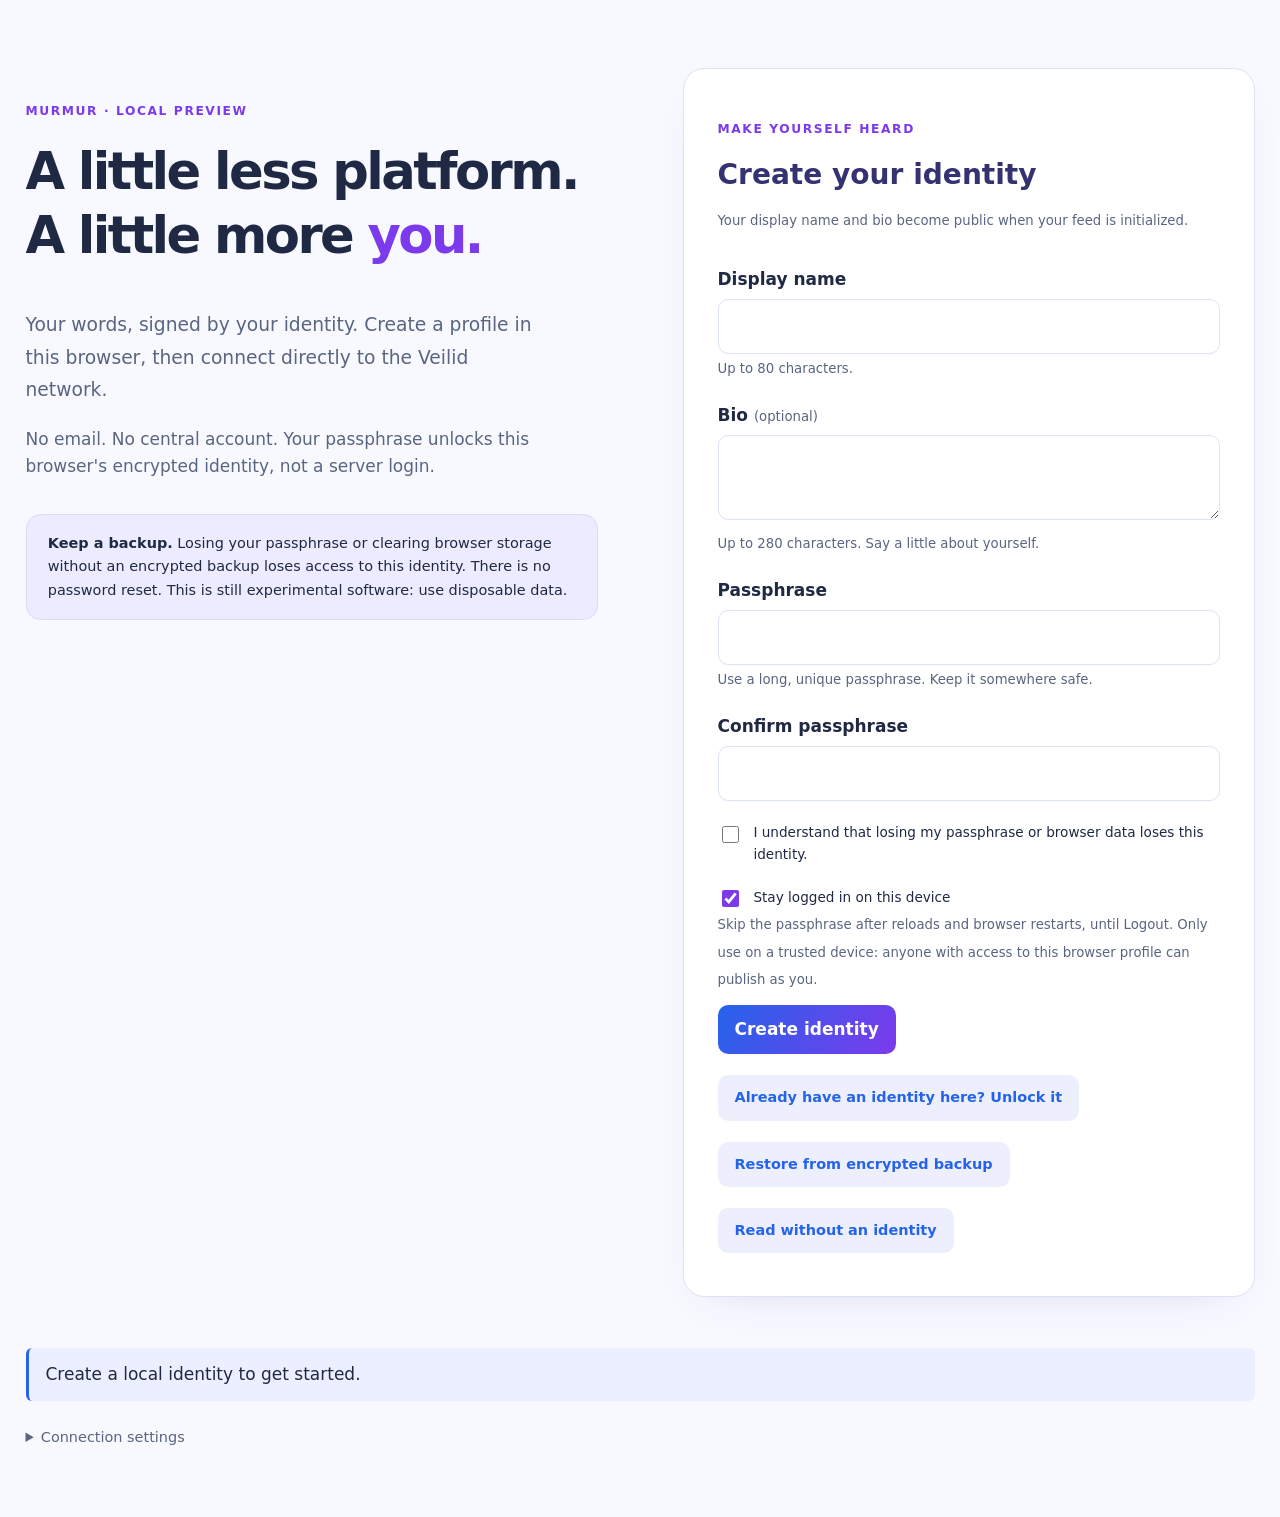
<file: browser/index.html>
<!doctype html>
<html lang="en">
<head>
<meta charset="utf-8">
<meta http-equiv="Content-Security-Policy" content="default-src 'self'; script-src 'self' 'wasm-unsafe-eval'; style-src 'self'; worker-src 'self'; connect-src 'self' ws: wss:; object-src 'none'; base-uri 'none'; form-action 'none'">
<meta name="viewport" content="width=device-width,initial-scale=1">
<title>Your identity · Murmur</title>
<link rel="icon" href="./favicon.svg" type="image/svg+xml">
<link rel="stylesheet" href="./style.css">
</head>
<body>
<a class="skip" href="#main-content">Skip to content</a>
<!-- site_header -->
<header id="app-header" hidden>
<a class="brand" href="../index.html">Murmur</a>
<nav aria-label="App links"><a href="../docs/index.html">Docs</a></nav>
</header>
<main id="main-content" class="app-shell">
<section id="auth" class="auth-layout">
<div class="auth-intro">
<p class="eyebrow">Murmur · local preview</p>
<h1>A little less platform.<br>A little more <span>you.</span></h1>
<p class="lede">Your words, signed by your identity. Create a profile in this browser, then connect directly to the Veilid network.</p>
<p>No email. No central account. Your passphrase unlocks this browser's encrypted identity, not a server login.</p>
<div class="app-warning"><strong>Keep a backup.</strong> Losing your passphrase or clearing browser storage without an encrypted backup loses access to this identity. There is no password reset. This is still experimental software: use disposable data.</div>
</div>
<div class="app-panel">
<p id="auth-error" role="alert" tabindex="-1"></p>
<div id="create-panel">
<p class="eyebrow">Make yourself heard</p>
<h2>Create your identity</h2>
<p class="preview-notice">Your display name and bio become public when your feed is initialized.</p>
<form id="create-form">
<fieldset id="create-fields" disabled>
<label for="author-name">Display name</label>
<input id="author-name" autocomplete="nickname" required aria-describedby="name-help">
<small id="name-help">Up to 80 characters.</small>
<label for="bio">Bio <span class="optional">(optional)</span></label>
<textarea id="bio" rows="2" aria-describedby="bio-help"></textarea>
<small id="bio-help">Up to 280 characters. Say a little about yourself.</small>
<label for="passphrase">Passphrase</label>
<input id="passphrase" type="password" autocomplete="new-password" required aria-describedby="passphrase-help">
<small id="passphrase-help">Use a long, unique passphrase. Keep it somewhere safe.</small>
<label for="confirm-passphrase">Confirm passphrase</label>
<input id="confirm-passphrase" type="password" autocomplete="new-password" required>
<label class="check-line"><input id="acknowledge" type="checkbox" required><span>I understand that losing my passphrase or browser data loses this identity.</span></label>
<div id="remember-choice">
<label class="check-line"><input id="remember-device" type="checkbox" checked aria-describedby="remember-help"><span>Stay logged in on this device</span></label>
<small id="remember-help">Skip the passphrase after reloads and browser restarts, until Logout. Only use on a trusted device: anyone with access to this browser profile can publish as you.</small>
</div>
<button id="start" type="submit" disabled>Create identity</button>
</fieldset>
</form>
<button id="show-unlock" class="quiet-button" disabled>Already have an identity here? Unlock it</button>
</div>
<div id="unlock-panel" hidden>
<p class="eyebrow">Welcome back</p>
<h2>Unlock your identity</h2>
<p>Your identity stays in this browser. <strong>Stay logged in on this device</strong> is selected so you won't need the passphrase next time. Uncheck it on shared devices.</p>
<button id="resume-session" class="quiet-button" hidden>Retry remembered session</button>
<button id="forget-device" class="quiet-button" hidden>Forget remembered access</button>
<form id="unlock-form">
<fieldset id="unlock-fields" disabled>
<label for="unlock-passphrase">Passphrase</label>
<input id="unlock-passphrase" type="password" autocomplete="current-password" required>
<button id="unlock-start" type="submit" disabled>Unlock identity</button>
</fieldset>
</form>
<p class="preview-notice">Can't unlock? Check your passphrase. Damaged or missing browser data can also prevent unlocking.</p>
<button id="show-create" class="quiet-button" disabled>Create or complete identity setup</button>
</div>
<div id="restore-panel" hidden>
<p class="eyebrow">Bring your identity with you</p>
<h2>Restore a backup</h2>
<p>Restore into a browser without an existing identity. Network access is required to verify your feed's ownership.</p>
<form id="restore-form">
<fieldset id="restore-fields" disabled>
<label for="restore-file">Encrypted backup</label>
<input id="restore-file" type="file" accept=".murmur,application/json" required>
<label for="restore-passphrase">Backup passphrase</label>
<input id="restore-passphrase" type="password" autocomplete="off" required>
<label for="restore-local-passphrase">Passphrase for this browser</label>
<input id="restore-local-passphrase" type="password" autocomplete="new-password" required>
<label for="restore-confirm">Confirm browser passphrase</label>
<input id="restore-confirm" type="password" autocomplete="new-password" required>
<label class="check-line"><input id="restore-acknowledge" type="checkbox" required><span>The old publisher is stopped. I will not publish from two restored copies at once.</span></label>
<button id="restore-start" type="submit" disabled>Restore identity</button>
</fieldset>
</form>
<p class="preview-notice">Existing identities are never replaced. If setup was interrupted, retry with the same browser passphrase.</p>
<button id="restore-back" class="quiet-button">Back to identity setup</button>
</div>
<button id="show-restore" class="quiet-button" disabled>Restore from encrypted backup</button>
<button id="browse-start" class="quiet-button" disabled>Read without an identity</button>
</div>
</section>
<div id="auth-status"><p id="status" role="status">Checking local identity...</p></div>
<section id="session" class="session-layout" hidden>
<aside id="session-sidebar" class="app-panel">
<div class="session-person">
<span id="session-avatar" class="avatar" aria-hidden="true">M</span>
<div><strong id="session-name">Murmur</strong><span id="connection-badge">Connecting</span></div>
</div>
<nav id="app-navigation" aria-label="Application">
<button id="nav-home" class="quiet-button" aria-controls="view-home" aria-current="page"><svg viewBox="0 0 24 24" aria-hidden="true"><path d="m3 10 9-7 9 7v11h-7v-7h-4v7H3z"/></svg>Home</button>
<button id="nav-profile" class="quiet-button" aria-controls="view-profile"><svg viewBox="0 0 24 24" aria-hidden="true"><circle cx="12" cy="8" r="4"/><path d="M4 21v-2a8 8 0 0 1 16 0v2"/></svg>Profile</button>
<button id="nav-following" class="quiet-button" aria-controls="view-following"><svg viewBox="0 0 24 24" aria-hidden="true"><path d="M12 3v18M3 12h18"/></svg>Following</button>
<button id="nav-settings" class="quiet-button" aria-controls="view-settings"><svg viewBox="0 0 24 24" aria-hidden="true"><path d="M5 3v18M12 3v18M19 3v18M2 8h6M9 16h6M16 8h6"/></svg>Settings</button>
</nav>
<button id="new-post" disabled><svg viewBox="0 0 24 24" aria-hidden="true"><path d="m16 3 5 5-12 12H4v-5zM13 6l5 5"/></svg>New post</button>
<div id="sidebar-status"></div>
</aside>
<div id="session-content" class="app-panel">
<p id="follow-status" role="status"></p>
<section id="view-home" aria-labelledby="timeline-heading">
<h1 id="timeline-heading" class="visually-hidden" tabindex="-1">Home</h1>
<div class="stream-heading"><span>Following</span><output id="unread-count" aria-live="polite">0 unread cached posts</output></div>
<div id="author-tools" class="feed-composer">
<span id="composer-avatar" class="avatar composer-avatar" aria-hidden="true">M</span>
<label for="content" class="visually-hidden">What's on your mind?</label>
<textarea id="content" maxlength="8000" placeholder="What's on your mind?" aria-describedby="content-help content-count draft-status"></textarea>
<div class="composer-footer">
<div class="composer-notes">
<small id="content-help">Public posts. Up to 280 characters.</small>
<small id="draft-status" role="status"></small>
</div>
<div class="composer-actions"><output id="content-count" aria-live="polite">0 / 280</output><button id="publish" disabled>Post</button></div>
</div>
<small id="publish-status" role="status"></small>
</div>
<div class="feed-toolbar">
<button id="refresh-timeline" class="quiet-button" disabled>Refresh</button>
<button id="mark-read" class="quiet-button" disabled>Mark as read</button>
<button id="cancel-timeline" class="quiet-button" disabled>Stop refresh</button>
<details class="feed-health"><summary>Feed details</summary>
<p class="preview-notice">Your latest locally confirmed posts and recent unmuted followed feeds, sorted by reported time. Authors' clocks can differ. Cached snapshots may be stale.</p>
<ul id="feed-status"></ul></details>
</div>
<div id="timeline"></div>
</section>
<section id="view-profile" aria-label="My profile" hidden>
<div id="identity-panel" class="profile-panel">
<p class="eyebrow">Your identity</p>
<h1 id="profile-name" tabindex="-1"></h1>
<p id="profile-bio"></p>
<label for="own-key">Your public RecordKey</label>
<output id="own-key"></output>
<button id="copy-key" class="quiet-button" disabled>Copy RecordKey</button>
<button id="read-own" class="quiet-button" disabled>Read my retained feed</button>
<button id="share-own" class="quiet-button" disabled>Copy your feed link</button>
<details id="profile-settings">
<summary>Edit public profile</summary>
<form id="profile-form">
<fieldset id="profile-fields" disabled>
<label for="edit-name">Display name</label>
<input id="edit-name" required>
<label for="edit-bio">Bio</label>
<textarea id="edit-bio"></textarea>
<button id="save-profile" type="submit" disabled>Save profile</button>
</fieldset>
</form>
</details>
<p class="preview-notice">Share this key so others can read your feed.</p>
</div>
<div id="history-tools">
<h2>Your saved posts</h2>
<p class="preview-notice">Up to 1000 locally confirmed posts. This is not a permanent network archive.</p>
<section id="authored-history" aria-label="Local authored history"></section>
</div>
</section>
<section id="view-settings" aria-labelledby="settings-heading" hidden>
<h1 id="settings-heading" tabindex="-1">Settings &amp; backups</h1>
<div id="author-session">
<button id="stop" class="quiet-button" disabled>Logout</button>
<button id="reconnect" class="quiet-button" disabled>Retry connection</button>
<p class="preview-notice">Logout stops this node and forgets remembered access, but keeps your identity and saved work. Closing the tab stops its node; a remembered device unlocks when you return.</p>
</div>
<div id="reader-tools" hidden>
<p>Read-only session. Your author identity stays locked.</p>
<button id="stop-reader" class="quiet-button" disabled>Stop reading</button>
<button id="retry-reader" class="quiet-button" disabled>Retry connection</button>
</div>
<details id="backup-settings">
<summary>Back up your identity</summary>
<p class="preview-notice">Download and check a backup before using valuable data. Keep its passphrase separately. Backups are not permanent network archives.</p>
<form id="backup-form">
<fieldset id="backup-fields" disabled>
<label for="backup-passphrase">Backup passphrase</label>
<input id="backup-passphrase" type="password" autocomplete="new-password" required>
<label for="backup-confirm">Confirm backup passphrase</label>
<input id="backup-confirm" type="password" autocomplete="new-password" required>
<button id="download-backup" type="submit" disabled>Download encrypted backup</button>
</fieldset>
</form>
<form id="verify-form">
<fieldset id="verify-fields" disabled>
<label for="verify-file">Check the saved backup</label>
<input id="verify-file" type="file" accept=".murmur,application/json" required>
<label for="verify-passphrase">Its backup passphrase</label>
<input id="verify-passphrase" type="password" autocomplete="off" required>
<button id="verify-backup" type="submit" disabled>Verify saved backup</button>
</fieldset>
</form>
</details>
<details>
<summary>Back up your reading list</summary>
<p class="preview-notice">This unencrypted JSON file contains followed keys, mute preferences and read markers, not your identity, drafts or cached posts. Import merges without removing existing follows or mutes.</p>
<button id="export-reading" class="quiet-button" disabled>Export reading list</button>
<form id="reading-form">
<label for="reading-file">Import a reading list</label>
<input id="reading-file" type="file" accept=".json,application/json" required>
<button id="import-reading" class="quiet-button" disabled>Merge reading list</button>
</form>
</details>
<div id="network-settings-slot"></div>
<details id="session-diagnostics" class="sidebar-diagnostics">
<summary>Node diagnostics</summary>
<dl>
<dt>Session</dt><dd id="debug-session">Stopped</dd>
<dt>App connection</dt><dd id="debug-connection">Stopped</dd>
<dt>Last reported attachment</dt><dd id="debug-attachment">Not reported</dd>
<dt>Routing peers (reliable / live)</dt><dd id="debug-peers">Not reported</dd>
<dt>Traffic (down / up)</dt><dd id="debug-traffic">Not reported</dd>
<dt>Last successful check</dt><dd id="debug-checked">Not yet checked</dd>
<dt>Pending requests</dt><dd id="debug-requests">0</dd>
<dt>Storage starts</dt><dd><output id="storage"></output></dd>
</dl>
<p class="preview-notice">Local node diagnostics, not a guarantee of feed availability. No author credentials are shown.</p>
</details>
<details class="response-details"><summary>Last response</summary><pre id="feed" aria-label="Feed response"></pre></details>
</section>
<section id="view-following" aria-labelledby="following-heading" hidden>
<h1 id="following-heading" tabindex="-1">Add a feed</h1>
<p class="preview-notice">Paste a complete RecordKey to read or follow. Up to 50 feeds are saved on this browser, unencrypted and separate from identity backups.</p>
<label for="key">Read a feed by RecordKey</label>
<input id="key" spellcheck="false">
<button id="read" disabled>Open feed</button>
<button id="follow" class="quiet-button" disabled>Follow this feed</button>
<button id="share-feed" class="quiet-button" disabled>Copy feed link</button>
<h2>Following</h2>
<p class="preview-notice">Mute hides a feed from Home without unfollowing or preventing direct reads.</p>
<ul id="follow-list"></ul>
<button id="reset-follows" class="quiet-button" hidden>Reset saved follows</button>
</section>
<section id="view-feed" aria-label="Selected feed" hidden>
<button id="back-home" class="quiet-button">Back to Home</button>
<button id="follow-selected" class="quiet-button" disabled>Follow this feed</button>
<button id="share-selected" class="quiet-button" disabled>Copy feed link</button>
<section id="feed-cards" aria-label="Read feed"></section>
<div id="paging-tools" hidden>
<p id="paging-info" class="preview-notice"></p>
<p id="paging-status" role="status"></p>
<button id="load-older" disabled>Load older posts</button>
<button id="refresh-selected" class="quiet-button" disabled>Refresh from newest</button>
</div>
</section>
</div>
</section>
<div id="auth-settings">
<details id="connection-settings" class="connection-settings">
<summary>Connection settings</summary>
<label for="bootstrap">Veilid WebSocket bootstrap</label>
<input id="bootstrap" value="ws://bootstrap-v1.veilid.net:5150/ws" disabled>
<p class="preview-notice">Local HTTP preview only. Public HTTPS/WSS hosting is not available yet.</p>
</details>
</div>
</main>
<script type="module" src="./app.mjs"></script>
</body>
</html>
</file>
<file: browser/style.css>
:root {
  color-scheme: light;
  font: 17px/1.6 system-ui, sans-serif;
  --background: #f8f9ff;
  --surface: #ffffff;
  --text: #202944;
  --muted: #596581;
  --blue: #2563eb;
  --violet: #7c3aed;
  --border: #dce2f5;
}
* { box-sizing: border-box; }
html { scroll-behavior: smooth; }
body { max-width: 78rem; margin: auto; padding: 0 1.5rem; background: var(--background); color: var(--text); }
a { color: var(--blue); text-underline-offset: .2em; }
a:hover { color: var(--violet); }
:focus-visible { outline: 3px solid var(--violet); outline-offset: 4px; }
header, footer { display: flex; flex-wrap: wrap; align-items: center; gap: 1rem; padding: 1.25rem 0; }
header { border-bottom: 1px solid var(--border); justify-content: space-between; }
.site-header { position: sticky; top: 0; z-index: 5; background: var(--background); }
nav { display: flex; flex-wrap: wrap; align-items: center; gap: .25rem 1rem; }
nav a, footer a { padding: .4rem 0; text-decoration: none; font-size: .9rem; font-weight: 600; }
.brand { display: inline-flex; align-items: center; gap: .65rem; color: var(--text); font-size: 1.45rem; font-weight: 800; letter-spacing: -.04em; text-decoration: none; }
.brand::before { content: ""; width: 2.25rem; height: 2.25rem; background: url("./favicon.svg") center / cover; }
.nav-cta { padding: .5rem .85rem; color: white; background: var(--blue); border-radius: .65rem; }
.nav-cta:hover { color: white; background: var(--violet); }
main { max-width: 48rem; min-height: 60vh; padding: 2rem 0; overflow-wrap: anywhere; }
[id] { scroll-margin-top: 8rem; }
h1, h2, h3 { line-height: 1.25; color: #343271; }
h1 { font-size: clamp(2rem, 6vw, 3rem); margin-top: 0; letter-spacing: -.03em; }
h2 { margin-top: 2rem; }
label { display: block; margin-top: 1.25rem; font-weight: 600; }
input, textarea {
  width: 100%; padding: .75rem; margin-top: .35rem;
  font: inherit; color: var(--text); background: var(--surface);
  border: 1px solid var(--border); border-radius: .6rem;
}
textarea { min-height: 7rem; resize: vertical; }
button {
  margin: .75rem .5rem .5rem 0; padding: .65rem 1rem;
  font: inherit; font-weight: 600; color: white; cursor: pointer;
  background: linear-gradient(120deg, var(--blue), var(--violet));
  border: 0; border-radius: .6rem;
}
button:hover:not(:disabled) { filter: brightness(.94); }
button:disabled { color: var(--muted); background: #e6eafa; cursor: not-allowed; }
[role="status"] { padding: .75rem 1rem; background: #ecefff; border-left: 3px solid var(--blue); border-radius: .35rem; }
pre { padding: 1rem; overflow-x: auto; background: var(--surface); border: 1px solid var(--border); border-radius: .6rem; }
code, output { font-size: .9em; }
output { overflow-wrap: anywhere; color: var(--violet); }
#feed { white-space: pre-wrap; overflow-wrap: anywhere; }
table { display: block; max-width: 100%; overflow-x: auto; border-collapse: collapse; }
th, td { padding: .5rem .75rem; border-bottom: 1px solid var(--border); text-align: left; }
footer { border-top: 1px solid var(--border); color: var(--muted); font-size: .9rem; }
.footer-brand { display: grid; gap: .15rem; margin-right: auto; }
.footer-brand strong { color: var(--text); font-size: 1.1rem; }
.skip { position: absolute; left: -10000px; }
.skip:focus { position: static; }
main:has(.landing) { max-width: none; padding: 0; }
.landing h2 { margin-top: 0; }
.hero { display: grid; grid-template-columns: 1.05fr 1fr; align-items: center; gap: 3rem; padding: 4rem 0; }
.hero-copy h1 { font-size: clamp(2.8rem, 4.8vw, 4.2rem); line-height: 1.06; letter-spacing: -.055em; color: var(--text); margin: 1.25rem 0; text-wrap: balance; }
.eyebrow { font-size: .72rem; font-weight: 750; letter-spacing: .13em; text-transform: uppercase; color: var(--violet); margin: 0 0 1rem; }
.lede { font-size: 1.1rem; line-height: 1.75; color: var(--muted); max-width: 30rem; }
.actions { display: flex; flex-wrap: wrap; align-items: center; gap: .8rem; margin-top: 1.75rem; }
.button { display: inline-flex; align-items: center; justify-content: center; gap: .8rem; padding: .8rem 1.2rem; border: 1px solid transparent; border-radius: .75rem; background: linear-gradient(120deg, var(--blue), var(--violet)); color: white; font-weight: 650; text-decoration: none; transition: transform .15s; }
.button:hover { color: white; transform: translateY(-2px); }
.button-secondary { background: var(--surface); border-color: var(--border); color: var(--text); }
.button-secondary:hover { color: var(--violet); }
.preview-notice { font-size: .78rem; color: var(--muted); margin-top: 1.1rem; }
.feed-preview { min-width: 0; padding: 1.25rem; background: linear-gradient(145deg, #edf2ff, #f2edff); border: 1px solid #dbe2fa; border-radius: 1.6rem; box-shadow: 0 24px 65px -30px #6356b34d; }
.preview-heading { display: flex; flex-wrap: wrap; align-items: center; justify-content: space-between; gap: .5rem; margin: .25rem .25rem 1rem; }
.preview-heading strong { font-size: .95rem; }
.preview-label { font-size: .65rem; color: var(--muted); background: var(--surface); border: 1px solid var(--border); padding: .2rem .55rem; border-radius: 2rem; }
.preview-composer { display: flex; align-items: center; gap: .7rem; padding: 1rem; background: #ffffffa6; border: 1px solid var(--border); border-radius: 1rem; font-size: .8rem; color: var(--muted); }
.character-note { margin-left: auto; font-size: .65rem; }
.avatar { flex: 0 0 auto; display: grid; place-items: center; width: 2.4rem; height: 2.4rem; border-radius: .85rem; background: #dce8ff; color: #224eac; font-weight: 750; }
.avatar-violet { background: #ece0ff; color: #6434a8; }
.post-card { margin-top: .85rem; padding: 1.15rem; border: 1px solid #e2e5f3; border-radius: 1rem; background: var(--surface); box-shadow: 0 4px 12px #34327105; }
.post-author { display: flex; align-items: center; gap: .75rem; }
.post-author strong, .post-author div > span { display: block; }
.post-author strong { font-size: .85rem; }
.post-author div > span { font-size: .7rem; color: var(--muted); }
.post-card p { font-size: .9rem; margin: 1rem 0; }
.post-detail { display: flex; flex-wrap: wrap; justify-content: space-between; gap: .35rem; padding-top: .75rem; border-top: 1px solid #eff1fa; font-size: .65rem; color: var(--muted); }
.key-note { display: flex; align-items: center; gap: .75rem; padding: 1.15rem .25rem .15rem; }
.key-note svg { flex: 0 0 auto; width: 1.35rem; height: 1.35rem; fill: none; stroke: var(--violet); stroke-width: 1.7; stroke-linecap: round; }
.key-note strong, .key-note span { display: block; }
.key-note strong { font-size: .8rem; }
.key-note span { color: var(--muted); font-size: .7rem; }
.principles { display: grid; grid-template-columns: repeat(3, 1fr); gap: 2rem; padding: 2.25rem 0 3.25rem; border-bottom: 1px solid var(--border); }
.principles h2 { margin: .65rem 0; font-size: 1.2rem; color: var(--text); }
.principles p { margin: 0; font-size: .9rem; color: var(--muted); }
.feature-number { font-size: .7rem; font-weight: 750; letter-spacing: .08em; color: var(--violet); }
.how-it-works { display: grid; grid-template-columns: 1fr 1.1fr; gap: 5rem; align-items: start; padding: 5rem 0; }
.how-it-works h2, .join-panel h2 { font-size: clamp(2rem, 4vw, 3rem); line-height: 1.12; letter-spacing: -.04em; color: var(--text); margin-bottom: 1.25rem; }
.how-it-works > div > p:not(.eyebrow) { color: var(--muted); font-size: .95rem; }
.text-link { font-size: .9rem; font-weight: 650; text-decoration: none; }
.steps { list-style: none; padding: 0; margin: 0; }
.steps li { display: flex; align-items: start; gap: 1.1rem; padding: 1.4rem 0; border-bottom: 1px solid var(--border); }
.steps li:first-child { padding-top: 0; }
.step-number { flex: 0 0 auto; display: grid; place-items: center; width: 2.5rem; height: 2.5rem; background: #ecebff; border-radius: .8rem; color: var(--violet); font-size: .8rem; font-weight: 750; }
.steps h3 { margin: .15rem 0 .45rem; color: var(--text); font-size: 1.05rem; }
.steps p { margin: 0; font-size: .85rem; color: var(--muted); }
.join-panel { display: flex; align-items: center; justify-content: space-between; gap: 2rem; padding: 2.75rem; margin-bottom: 4rem; border: 1px solid #dbe0f8; border-radius: 1.5rem; background: linear-gradient(120deg, #ebf0ff, #f0eaff); }
.join-panel h2 { font-size: clamp(1.8rem, 3vw, 2.5rem); margin-bottom: .75rem; }
.join-panel p:not(.eyebrow) { max-width: 35rem; margin-bottom: 0; font-size: .9rem; color: var(--muted); }
.join-panel .actions { flex: 0 0 auto; flex-direction: column; align-items: stretch; margin: 0; text-align: center; }
@media (max-width: 900px) {
  .hero { grid-template-columns: 1fr; gap: 2rem; padding: 3rem 0; }
  .hero-copy { max-width: 38rem; }
  .feed-preview { width: 100%; max-width: 36rem; margin: 0 auto; }
  .how-it-works { gap: 2.5rem; }
  .join-panel { flex-direction: column; align-items: start; }
  .join-panel .actions { flex-direction: row; align-items: center; }
}
@media (max-width: 600px) {
  body { padding: 0 1rem; }
  .site-header { gap: .75rem; padding: .9rem 0; }
  nav { gap: .5rem .65rem; }
  nav a { font-size: .8rem; }
  .nav-cta { padding: .5rem .65rem; }
  .hero { padding: 2.5rem 0; }
  .hero-copy h1 { font-size: 2.2rem; }
  .lede { font-size: 1rem; }
  .feed-preview { padding: .85rem; border-radius: 1.2rem; }
  .character-note { display: none; }
  .principles { grid-template-columns: 1fr; gap: 1.5rem; padding: 1rem 0 2.5rem; }
  .how-it-works { grid-template-columns: 1fr; padding: 3rem 0; gap: 2rem; }
  .join-panel { padding: 1.5rem; margin-bottom: 2.5rem; }
  .join-panel .actions { flex-direction: column; align-items: stretch; width: 100%; }
  .footer-brand { width: 100%; }
}
@media (prefers-reduced-motion: reduce) {
  html { scroll-behavior: auto; }
  .button { transition: none; }
}
[hidden] { display: none !important; }
.app-shell { max-width: none; }
.auth-layout { display: grid; grid-template-columns: 1fr 1fr; gap: 5rem; align-items: start; padding: 2rem 0; }
.auth-intro { padding-top: 2rem; }
.auth-intro h1 { font-size: clamp(2.4rem, 4vw, 3.6rem); color: var(--text); letter-spacing: -.05em; }
.auth-intro h1 span { color: var(--violet); }
.auth-intro > p:not(.eyebrow) { color: var(--muted); }
.app-panel { min-width: 0; padding: 2rem; background: var(--surface); border: 1px solid var(--border); border-radius: 1.25rem; box-shadow: 0 16px 45px -30px #6356b34d; }
.app-panel h2 { margin: 0; font-size: 1.65rem; }
.app-panel fieldset { border: 0; padding: 0; margin: 0; min-width: 0; }
.app-panel small, .optional { color: var(--muted); font-size: .78rem; font-weight: 400; }
.app-panel #bio { min-height: 5rem; }
.app-warning { margin-top: 2rem; padding: 1rem 1.25rem; font-size: .85rem; background: #ecebff; border: 1px solid #ded9fb; border-radius: .85rem; }
.check-line { display: flex; align-items: start; gap: .7rem; font-size: .8rem; font-weight: 400; }
.check-line input { flex: 0 0 auto; width: 1rem; height: 1rem; margin-top: .2rem; accent-color: var(--violet); }
.quiet-button { background: #edf0fc; color: var(--blue); font-size: .85rem; }
.app-active { --background: #fff; --text: #17212f; --muted: #64748b; --border: #e2e8f0; --violet: #2563eb; background: var(--background); }
.app-active > .site-header { display: none; }
.app-active main { padding: 0; }
.app-active h1, .app-active h2, .app-active h3 { color: var(--text); }
.app-active button { background: var(--blue); border-radius: 2rem; }
.app-active .quiet-button { background: transparent; color: var(--muted); }
.app-active button:disabled { background: #edf2f7; color: var(--muted); }
#app-header { position: sticky; top: 0; z-index: 5; flex-wrap: nowrap; min-height: 3rem; max-width: 60rem; margin: auto; padding: .35rem 0; background: var(--surface); }
#app-header .brand { font-size: 1.1rem; gap: .4rem; }
#app-header .brand::before { width: 1.5rem; height: 1.5rem; }
#app-header nav { gap: 1rem; }
#app-header nav a { font-size: .75rem; }
.visually-hidden { position: absolute; width: 1px; height: 1px; padding: 0; margin: -1px; overflow: hidden; clip-path: inset(50%); white-space: nowrap; border: 0; }
.session-layout { display: grid; grid-template-columns: minmax(11rem, 14rem) minmax(0, 40rem); gap: 1.5rem; align-items: start; max-width: 60rem; margin: auto; }
.session-layout .app-panel { border-radius: 0; box-shadow: none; }
#session-sidebar { position: sticky; top: 3.5rem; max-height: calc(100dvh - 4rem); overflow-y: auto; padding: 1rem .25rem; border: 0; scrollbar-width: thin; }
.session-person { display: flex; align-items: center; gap: .75rem; padding: .25rem .25rem 1rem; }
.session-person > div { min-width: 0; }
.session-person strong { display: block; font-size: .9rem; overflow-wrap: anywhere; }
.session-person .avatar { border-radius: 50%; }
.session-person #connection-badge { display: block; color: var(--muted); font-size: .7rem; }
.feed-composer { display: grid; grid-template-columns: 2.4rem minmax(0, 1fr); gap: .3rem .6rem; padding: .85rem 1.15rem; border-bottom: 1px solid var(--border); }
.feed-composer > :not(.composer-avatar) { grid-column: 2; }
.composer-avatar { grid-row: 1; align-self: start; border-radius: 50%; }
.feed-composer label { margin: 0; font-size: .9rem; font-weight: 500; color: var(--muted); }
.feed-composer textarea { min-height: 3.5rem; max-height: 15rem; margin: 0; padding: .5rem .65rem; border: 1px solid var(--border); border-radius: .65rem; font-size: 1rem; line-height: 1.45; background: var(--surface); }
.feed-composer #content-help { font-size: .65rem; }
.composer-footer { display: grid; grid-template-columns: minmax(0, 1fr) max-content; align-items: start; gap: .25rem .75rem; }
.composer-notes { display: grid; grid-column: 1; grid-row: 1; gap: .15rem; }
.composer-actions { display: flex; grid-column: 2; grid-row: 1; align-items: center; gap: .65rem; }
.composer-footer #content-count { margin: 0; font-size: .68rem; }
.composer-footer button { margin: 0; border-radius: 2rem; font-size: .78rem; padding: .55rem .85rem; }
.feed-composer #draft-status { margin: 0; padding: 0; border: 0; background: transparent; font-size: .67rem; line-height: 1.5; }
@media (max-width: 600px) {
  .composer-notes { grid-column: 1 / -1; grid-row: 2; }
}
.feed-composer #publish-status { padding: 0; border: 0; background: transparent; font-size: .75rem; }
#publish-status:empty { display: none; }
#publish[aria-busy="true"] { display: inline-flex; align-items: center; gap: .45rem; }
#publish[aria-busy="true"]::before { content: ""; width: .8em; height: .8em; border: 2px solid currentColor; border-right-color: transparent; border-radius: 50%; animation: posting 1s linear infinite; }
@keyframes posting { to { transform: rotate(360deg); } }
@media (prefers-reduced-motion: reduce) { #publish[aria-busy="true"]::before { animation: none; } }
#app-navigation { display: grid; gap: .2rem; margin: .85rem 0; }
#app-navigation button { display: flex; align-items: center; gap: .8rem; width: 100%; margin: 0; padding: .75rem .65rem; text-align: left; border-radius: 2rem; background: transparent; color: var(--text); font-size: 1rem; font-weight: 450; }
#app-navigation button[aria-current="page"] { color: var(--text); background: #f1f5f9; font-weight: 750; }
#app-navigation button:hover:not(:disabled) { background: #f1f5f9; }
#app-navigation svg { flex: 0 0 auto; width: 1.2rem; height: 1.2rem; fill: none; stroke: currentColor; stroke-width: 1.7; stroke-linecap: round; stroke-linejoin: round; }
#new-post { display: flex; align-items: center; justify-content: center; gap: .6rem; width: 100%; margin: .75rem 0 .5rem; padding: .7rem 1rem; }
#new-post svg { width: 1.1rem; height: 1.1rem; fill: none; stroke: currentColor; stroke-width: 1.7; stroke-linecap: round; stroke-linejoin: round; }
#author-session, #reader-tools { border-top: 1px solid var(--border); padding-top: .5rem; }
#author-session button, #reader-tools button { padding: .4rem .6rem; font-size: .7rem; }
#author-session .preview-notice, #reader-tools p { font-size: .7rem; margin: .3rem 0; }
#sidebar-status #status { font-size: .7rem; line-height: 1.5; padding: .5rem; background: transparent; border: 0; color: var(--muted); }
.sidebar-diagnostics, .response-details { border-top: 1px solid var(--border); padding: .75rem .15rem; font-size: .7rem; }
.sidebar-diagnostics summary, .response-details summary { cursor: pointer; color: var(--muted); font-weight: 650; }
.sidebar-diagnostics dl { display: grid; grid-template-columns: minmax(0, 1fr) minmax(0, 1fr); gap: .45rem .6rem; margin: .85rem 0; }
.sidebar-diagnostics dt { color: var(--muted); }
.sidebar-diagnostics dd { margin: 0; font-variant-numeric: tabular-nums; }
.sidebar-diagnostics .preview-notice { font-size: .65rem; }
.response-details pre { max-height: 15rem; font-size: .65rem; }
#session-content { padding: 0; min-height: 34rem; }
#session-content > section { padding: 1.5rem; }
#session-content > #view-home { padding: 0; }
#session-content h1 { font-size: 1.8rem; margin-bottom: .6rem; }
#session-content h2 { font-size: 1.2rem; margin-top: 1.5rem; }
#session-content .preview-notice { font-size: .75rem; }
#follow-status:empty { display: none; }
#follow-status:not(:empty) { margin: 1rem; font-size: .8rem; }
.stream-heading { display: flex; flex-wrap: wrap; align-items: center; justify-content: space-between; gap: .5rem; padding: .8rem 1.15rem; border-bottom: 1px solid var(--border); }
.stream-heading > span { font-size: .85rem; font-weight: 700; }
#unread-count { padding: .25rem .6rem; font-size: .68rem; border-radius: 2rem; color: var(--blue); background: #edf2ff; }
.feed-toolbar { display: flex; flex-wrap: wrap; align-items: baseline; gap: .15rem .5rem; padding: .25rem 1.15rem; border-bottom: 1px solid var(--border); }
.feed-toolbar > button { font-size: .7rem; padding: .35rem .7rem; margin: .35rem .5rem .35rem 0; }
.feed-health { flex: 1; min-width: 6rem; margin: .35rem 0; font-size: .7rem; color: var(--muted); }
.feed-health summary { cursor: pointer; }
.session-layout .post-card { display: grid; grid-template-columns: 2.4rem minmax(0, 1fr); gap: .8rem; padding: 1.25rem 0; margin: 0; border: 0; border-top: 1px solid var(--border); border-radius: 0; box-shadow: none; }
#timeline .post-card { padding: 1rem 1.15rem; border-top: 0; border-bottom: 1px solid var(--border); }
#timeline .empty-state { margin: 0; padding: 1.15rem; color: var(--muted); font-size: .9rem; }
.post-avatar { border-radius: 50%; width: 2.4rem; height: 2.4rem; font-size: .9rem; }
.post-body { min-width: 0; }
.post-heading { display: flex; flex-wrap: wrap; align-items: baseline; gap: .2rem .65rem; }
.post-heading a { color: var(--text); font-size: .88rem; font-weight: 700; text-decoration: none; }
.post-heading a:hover, .post-heading a:focus-visible { color: var(--blue); text-decoration: underline; }
a[data-feed-key][aria-disabled="true"] { cursor: default; opacity: .65; }
#follow-list small { display: block; color: var(--muted); font-size: .7rem; }
.post-heading time { font-size: .68rem; }
.post-body p { font-size: .95rem; line-height: 1.6; }
.post-body button { max-width: 100%; margin: .4rem .5rem .2rem 0; padding: .3rem .55rem; background: transparent; border: 1px solid var(--border); color: var(--blue); font-size: .65rem; text-align: left; }
.post-body > small { display: block; font-size: .65rem; }
.unread-badge { color: var(--blue); font-weight: 700; }
#view-settings details { border-top: 1px solid var(--border); padding: 1rem 0; }
#view-settings summary { cursor: pointer; font-weight: 650; }
.follow-actions { display: flex; flex-wrap: wrap; gap: .4rem; }
.profile-panel h1 { font-size: 1.6rem; }
.profile-panel output { display: block; padding: .8rem; margin-top: .6rem; background: var(--background); border-radius: .6rem; }
.profile-panel details { border-top: 1px solid var(--border); padding-top: 1rem; font-size: .85rem; }
.profile-panel summary { cursor: pointer; font-weight: 650; color: var(--blue); }
.app-shell .post-card strong, .app-shell .post-card time { display: block; }
#follow-list { list-style: none; padding: 0; }
#follow-list li { display: grid; grid-template-columns: minmax(0, 1fr); gap: .6rem; padding: 1rem 0; border-top: 1px solid var(--border); }
#follow-list span { min-width: 0; flex: 1; overflow-wrap: anywhere; font-size: .8rem; }
#follow-list button { width: auto; margin: 0; padding: .5rem .75rem; font-size: .8rem; }
#feed-status { padding-left: 1.25rem; font-size: .8rem; color: var(--muted); overflow-wrap: anywhere; }
#content-count, #draft-status { font-size: .8rem; color: var(--muted); }
.app-shell .post-card p { white-space: pre-wrap; margin: .65rem 0; }
#content-count, #draft-status { display: block; margin-top: .5rem; }
.connection-settings { margin-top: 1.5rem; padding-bottom: 2rem; color: var(--muted); font-size: .85rem; }
.connection-settings summary { cursor: pointer; }
@media (max-width: 900px) {
  .auth-layout { gap: 2rem; }
  .app-panel { padding: 1.5rem; }
}
@media (max-width: 760px) {
  .session-layout { grid-template-columns: minmax(0, 1fr); gap: 1rem; }
  #session-sidebar { position: static; max-height: none; overflow: visible; }
  #app-navigation { grid-template-columns: repeat(2, minmax(0, 1fr)); gap: .35rem; }
  #app-navigation button { font-size: .8rem; gap: .5rem; padding: .65rem .5rem; }
  #session-content > section { padding: 1rem; }
  .app-active { padding: 0 .65rem calc(9rem + env(safe-area-inset-bottom)); }
  .app-active .session-layout { gap: 0; }
  .app-active #session-sidebar { padding: 0; }
  .app-active .session-person { display: none; }
  .app-active #app-navigation { position: fixed; bottom: 0; left: 0; right: 0; z-index: 6; display: flex; gap: 0; margin: 0; padding: .4rem .3rem max(.4rem, env(safe-area-inset-bottom)); background: var(--surface); border-top: 1px solid var(--border); }
  .app-active #app-navigation button { flex: 1; flex-direction: column; justify-content: center; gap: .2rem; width: auto; padding: .35rem .2rem; font-size: .65rem; }
  .app-active #new-post { position: fixed; right: 1rem; bottom: calc(5rem + env(safe-area-inset-bottom)); z-index: 4; width: auto; box-shadow: 0 3px 12px #17212f26; }
  .app-active #session-content { border-left: 0; border-right: 0; }
  .app-active #sidebar-status #status { margin: .25rem 0; }
}
@media (max-width: 600px) {
  .auth-layout, .session-layout { grid-template-columns: 1fr; gap: 1.5rem; padding: .5rem 0; }
  .auth-intro { padding: 0; }
  .auth-intro h1 { font-size: 2.3rem; }
  .app-panel { padding: 1.25rem; }
  .app-active .session-layout { padding: 0; gap: 0; }
}
</file>
